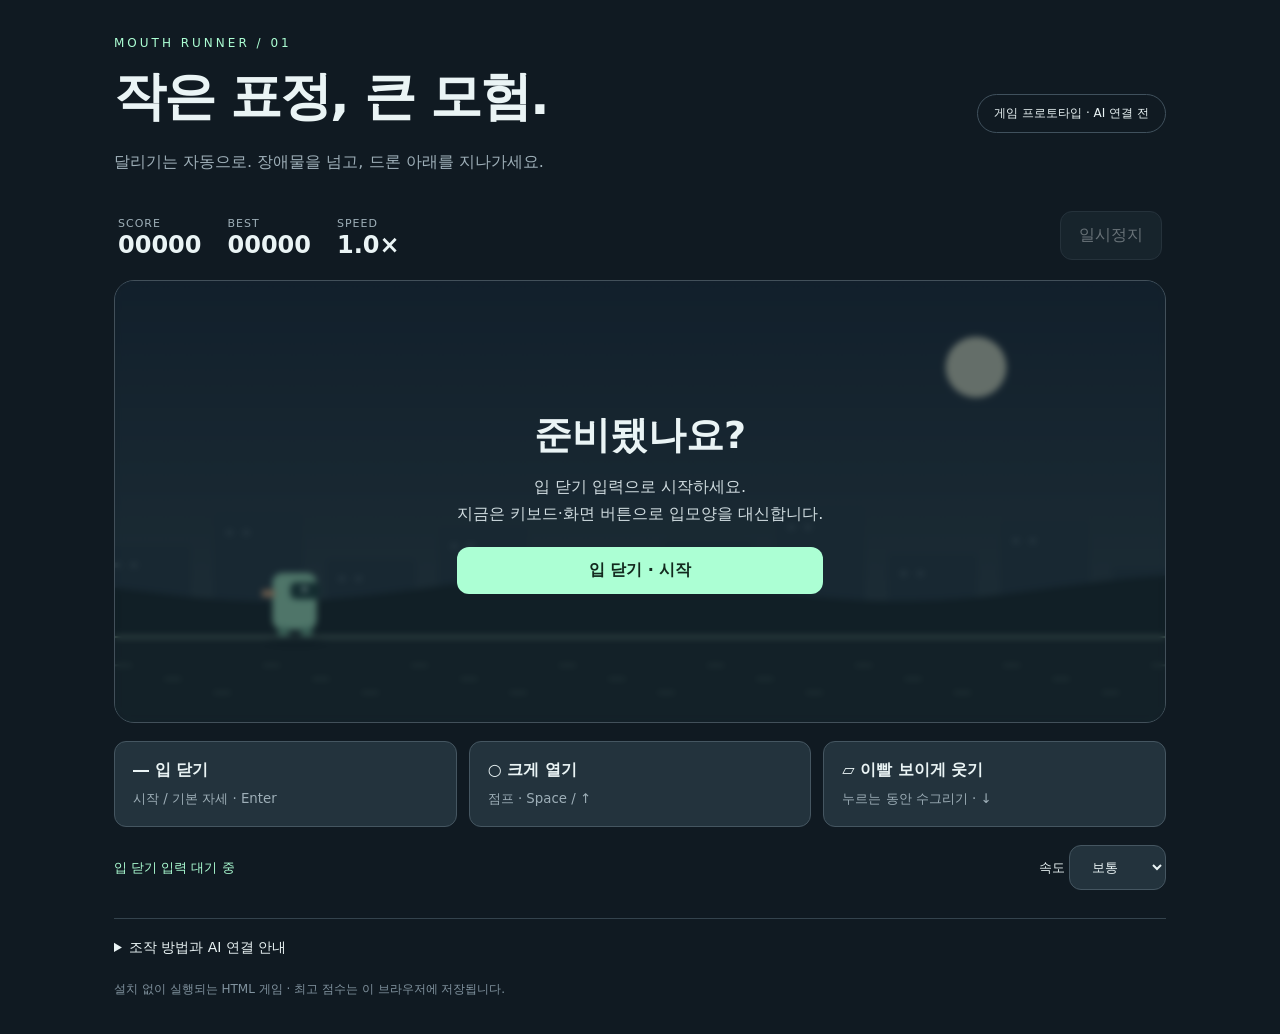
<file: index.html>
<!doctype html>
<html lang="ko">
<meta charset="utf-8"><meta name="viewport" content="width=device-width,initial-scale=1">
<title>Mouth Runner · 입모양으로 달리는 작은 모험</title>
<style>
:root{color-scheme:dark;--ink:#eaf4f5;--muted:#9eafb8;--mint:#acffd4}*{box-sizing:border-box}body{margin:0;background:#101a22;color:var(--ink);font-family:system-ui,-apple-system,sans-serif}main{max-width:1100px;margin:auto;padding:36px 24px}header{display:flex;justify-content:space-between;align-items:center;gap:20px}.brand{letter-spacing:3px;font-size:12px;color:var(--mint)}h1{font-size:clamp(30px,5vw,52px);letter-spacing:-2px;margin:12px 0}p{color:var(--muted);line-height:1.7}.tag{border:1px solid #40515d;border-radius:30px;padding:10px 16px;white-space:nowrap;font-size:12px}.hud{display:flex;gap:26px;padding:20px 4px;align-items:center}.hud span{color:var(--muted);font-size:11px;letter-spacing:1px}.hud strong{display:block;font-size:24px;font-variant-numeric:tabular-nums}.hud .right{margin-left:auto}button,select{font:inherit;color:inherit;background:#23333d;border:1px solid #455661;border-radius:12px;padding:13px 18px;cursor:pointer}button:hover{background:#354a55}button:focus-visible,select:focus-visible{outline:3px solid var(--mint);outline-offset:3px}button:disabled{opacity:.4;cursor:default}.stage{position:relative;border:1px solid #42505a;border-radius:20px;overflow:hidden;background:#1b2c38}canvas{display:block;width:100%;aspect-ratio:1000/420}.overlay{position:absolute;inset:0;display:grid;place-content:center;text-align:center;padding:20px;background:#101a2299;backdrop-filter:blur(3px)}.overlay[hidden]{display:none}.overlay h2{font-size:clamp(22px,4vw,38px);margin:0 0 12px}.overlay p{color:#d0dce0;margin:0 0 20px}.primary{background:var(--mint);color:#13291e;border:0;font-weight:750}.primary:hover{background:#d2ffe7}.controls{display:grid;grid-template-columns:repeat(3,1fr);gap:12px;margin:18px 0}.controls button{text-align:left;touch-action:none;user-select:none;min-height:86px}.controls b{display:block;margin-bottom:7px}.controls small{color:var(--muted)}.controls button.active{border-color:var(--mint);background:#294b40}.foot{display:flex;justify-content:space-between;gap:14px;align-items:center;font-size:13px}.status{color:var(--mint)}details{margin-top:28px;border-top:1px solid #34434d;padding-top:20px;color:var(--muted);font-size:14px}summary{cursor:pointer;color:var(--ink)}details p{max-width:850px}kbd{background:#34454f;border-radius:4px;padding:2px 5px}footer{margin-top:24px;color:#81939f;font-size:12px} @media(max-width:600px){main{padding:22px 14px}header{align-items:flex-start}.tag{display:none}.hud{gap:15px}.hud strong{font-size:20px}.hud button{padding:10px}.controls{gap:6px}.controls button{padding:12px 8px;font-size:13px}.controls small{font-size:11px}.foot{align-items:flex-start;flex-direction:column}.overlay p{font-size:12px;margin-bottom:12px}.overlay h2{margin-bottom:6px}.overlay button{padding:10px}}
</style>
<main>
<header><div><div class="brand">MOUTH RUNNER / 01</div><h1>작은 표정, 큰 모험.</h1><p>달리기는 자동으로. 장애물을 넘고, 드론 아래를 지나가세요.</p></div><span class="tag">게임 프로토타입 · AI 연결 전</span></header>
<div class="hud"><div><span>SCORE</span><strong id="score">00000</strong></div><div><span>BEST</span><strong id="best">00000</strong></div><div><span>SPEED</span><strong id="speed">1.0×</strong></div><button class="right" id="pause" disabled>일시정지</button></div>
<div class="stage"><canvas id="game" width="1000" height="420" aria-label="자동 달리기 게임. 지상 장애물은 점프로, 공중 드론은 수그리기로 피하세요."></canvas><div class="overlay" id="overlay"><h2 id="title">준비됐나요?</h2><p id="message">입 닫기 입력으로 시작하세요.<br>지금은 키보드·화면 버튼으로 입모양을 대신합니다.</p><button class="primary" id="start">입 닫기 · 시작</button></div></div>
<div class="controls"><button id="closed"><b>― 입 닫기</b><small>시작 / 기본 자세 · Enter</small></button><button id="open"><b>○ 크게 열기</b><small>점프 · Space / ↑</small></button><button id="smile"><b>▱ 이빨 보이게 웃기</b><small>누르는 동안 수그리기 · ↓</small></button></div>
<div class="foot"><span class="status" id="status" role="status">입 닫기 입력 대기 중</span><label>속도 <select id="difficulty"><option value="240">천천히</option><option value="300" selected>보통</option></select></label></div>
<details><summary>조작 방법과 AI 연결 안내</summary><p>지상 상자는 <b>점프</b>, 공중 드론은 <b>수그리기</b>로 피합니다. 점프 버튼은 한 번 누르면 한 번만 점프하고, 수그리기는 누르는 동안 유지됩니다. 충돌하면 게임이 끝나며 입 닫기 입력으로 다시 시작합니다. <kbd>P</kbd>로 일시정지할 수 있습니다.</p><p>입모양 매핑은 ‘입 닫기 → 기본 자세·시작’, ‘입 크게 열기 → 점프’, ‘이빨이 보이도록 입꼬리 올리기 → 수그리기’입니다. 현재는 CNN과 웹캠이 연결되지 않았습니다. 학습한 모델을 연결할 때 사용할 입력 인터페이스는 동봉된 README에 정리했습니다.</p></details>
<footer>설치 없이 실행되는 HTML 게임 · 최고 점수는 이 브라우저에 저장됩니다.</footer>
</main>
<script>
'use strict';
const canvas=document.getElementById('game'),ctx=canvas.getContext('2d');
const $=id=>document.getElementById(id);
const ground=338, player={x:150,y:ground,v:0,w:42,h:60};
let state='ready',elapsed=0,distance=0,obstacles=[],spawnIn=2.5,pose='closed',last=0,best=0,base=300,kind=0;
let aiCandidate='',aiSince=0,aiLast=0,aiActive=false;
try{best=Number(localStorage.getItem('mouth-runner-best'))||0}catch{}
$('best').textContent=String(best).padStart(5,'0');
function display(title,message,button){$('overlay').hidden=false;$('title').textContent=title;$('message').textContent=message;$('start').textContent=button;}
function updateHUD(){ $('score').textContent=String(Math.floor(distance/10)).padStart(5,'0');$('speed').textContent=(velocity()/base).toFixed(1)+'×'; }
function velocity(){return Math.min(base+elapsed*2,base+140)}
function reset(){elapsed=distance=0;obstacles=[];spawnIn=2.5;kind=0;player.y=ground;player.v=0;pose='closed';state='running';$('overlay').hidden=true;$('pause').disabled=false;$('pause').textContent='일시정지';$('difficulty').disabled=true;updateHUD();}
function input(value){if(!['closed','open','smile'].includes(value))return;const prev=pose;pose=value;document.querySelectorAll('.controls button').forEach(b=>b.classList.toggle('active',b.id===value));
 if(state==='ready'||state==='over'){if(value==='closed')reset();else return;}
 if(state!=='running')return;
 if(value==='open'&&prev!=='open'&&player.y>=ground-.01){player.v=-640;}
 $('status').textContent=value==='open'?'크게 열기 → 점프':value==='smile'?'이빨 보이게 웃기 → 수그리기':'입 닫기 → 자동 달리기';
}
function pause(){if(state==='running'){state='paused';pose='closed';display('잠깐 쉬어가기','준비되면 이어서 달려보세요.','계속 달리기');$('pause').textContent='계속';}else if(state==='paused'){state='running';$('overlay').hidden=true;$('pause').textContent='일시정지';}}
function finish(){state='over';best=Math.max(best,Math.floor(distance/10));try{localStorage.setItem('mouth-runner-best',best)}catch{}$('best').textContent=String(best).padStart(5,'0');$('pause').disabled=true;$('difficulty').disabled=false;$('status').textContent='충돌! 입 닫기로 다시 시작';display('다시 달려볼까요?',Math.floor(distance/10)+'점 · 지상은 점프, 공중은 수그리기!','입 닫기 · 다시 시작');}
function rect(){const h=pose==='smile'?28:60;return{x:player.x+4,y:player.y-h+3,w:player.w-8,h:h-6};}
function overlaps(a,b){return a.x<b.x+b.w&&a.x+a.w>b.x&&a.y<b.y+b.h&&a.y+a.h>b.y;}
function step(dt){if(state!=='running')return;elapsed+=dt;const speed=velocity();distance+=speed*dt;
 player.v+=1650*dt;player.y+=player.v*dt;if(player.y>ground){player.y=ground;player.v=0;}
 spawnIn-=dt;if(spawnIn<=0){const drone=kind++%2===1;obstacles.push({x:1040,y:drone?ground-76:ground-46,w:drone?66:36,h:drone?38:46,drone});spawnIn=2.1+Math.random()*.55;}
 for(const o of obstacles){o.x-=speed*dt;if(overlaps(rect(),{x:o.x+4,y:o.y+3,w:o.w-8,h:o.h-6})){finish();break;}}
 obstacles=obstacles.filter(o=>o.x+o.w>0);updateHUD();}
function round(x,y,w,h,r,color){ctx.fillStyle=color;ctx.beginPath();ctx.roundRect(x,y,w,h,r);ctx.fill();}
function draw(){ctx.clearRect(0,0,1000,420);const sky=ctx.createLinearGradient(0,0,0,420);sky.addColorStop(0,'#172b3c');sky.addColorStop(1,'#39545b');ctx.fillStyle=sky;ctx.fillRect(0,0,1000,420);
 ctx.fillStyle='#e4eed4';ctx.beginPath();ctx.arc(820,82,29,0,Math.PI*2);ctx.fill();
 for(let i=0;i<12;i++){const x=((i*107-distance*.09)%1240+1240)%1240-120;const h=55+(i*31)%75;round(x,ground-h,85,h,3,'#263f4c');ctx.fillStyle='#47616a';ctx.fillRect(x+12,ground-h+16,6,5);ctx.fillRect(x+28,ground-h+16,6,5);}
 ctx.fillStyle='#14282d';ctx.beginPath();ctx.moveTo(0,ground);for(let x=0;x<=1000;x+=20)ctx.lineTo(x,292+Math.sin((x+distance*.2)/95)*13);ctx.lineTo(1000,420);ctx.lineTo(0,420);ctx.fill();
 ctx.fillStyle='#192d32';ctx.fillRect(0,ground,1000,82);ctx.fillStyle='#94baa3';ctx.fillRect(0,ground,1000,2);for(let i=0;i<30;i++){ctx.fillStyle='#48645f';ctx.fillRect(((i*47-distance)%1410+1410)%1410,365+(i%3)*13,16,2);}
 for(const o of obstacles){if(o.drone){round(o.x,o.y+8,o.w,o.h-10,10,'#efbe84');round(o.x+14,o.y+15,36,10,5,'#704f47');ctx.fillStyle='#ffe3a5';ctx.fillRect(o.x+27,o.y+18,12,4);ctx.fillStyle='#e2c7a9';ctx.fillRect(o.x-6,o.y,28,3);ctx.fillRect(o.x+44,o.y,28,3);}else{round(o.x,o.y,o.w,o.h,5,'#e8a18b');ctx.strokeStyle='#994e4f';ctx.lineWidth=3;ctx.strokeRect(o.x+7,o.y+7,o.w-14,o.h-14);}}
 const duck=pose==='smile',h=duck?28:60,w=duck?54:42,x=player.x,y=player.y-h;
 ctx.fillStyle='#0c1d2466';ctx.beginPath();ctx.ellipse(x+22,ground+5,30,5,0,0,Math.PI*2);ctx.fill();
 round(x,y,w,h-6,9,'#aeffd4');round(x+17,y+9,duck?30:28,16,5,'#1c4946');ctx.fillStyle='#d4fff4';ctx.fillRect(x+28,y+13,5,5);ctx.fillStyle='#efbd8c';ctx.fillRect(x-10,y+16,12,7);
 const stride=state==='running'&&player.y===ground?Math.sin(elapsed*22)*5:0;round(x+5,y+h-8,11,8+stride,2,'#70be9c');round(x+27,y+h-8,11,8-stride,2,'#70be9c');
 if(state==='running'&&obstacles.length){const o=obstacles[0];ctx.fillStyle='#e4eee7';ctx.font='16px system-ui';ctx.textAlign='center';ctx.fillText(o.drone?'↓ 수그리기':'↑ 점프',o.x+o.w/2,o.y-18);}
}
function frame(t){const dt=Math.min((t-last)/1000||0,0.05);last=t;if(aiActive&&performance.now()-aiLast>700){aiActive=false;aiCandidate='';if(state==='running')pause();$('status').textContent='입모양 신호 없음 · 일시정지';}let remain=dt;while(remain>0){const d=Math.min(remain,1/120);step(d);remain-=d;}draw();requestAnimationFrame(frame);}
$('start').onclick=()=>state==='paused'?pause():input('closed');$('pause').onclick=pause;
$('difficulty').onchange=e=>{base=Number(e.target.value);};
const keys=new Map([['Enter','closed'],['Space','open'],['ArrowUp','open'],['ArrowDown','smile']]);
addEventListener('keydown',e=>{if(e.target.tagName==='SELECT'||e.target.tagName==='BUTTON')return;if(keys.has(e.code)){e.preventDefault();if(!e.repeat)input(keys.get(e.code));}if(e.code==='KeyP'&&!e.repeat)pause();});
addEventListener('keyup',e=>{if(keys.get(e.code)===pose&&state==='running'){e.preventDefault();input('closed');}});
for(const id of ['closed','open','smile']){const b=$(id);b.addEventListener('pointerdown',e=>{e.preventDefault();b.setPointerCapture(e.pointerId);input(id);});for(const event of ['pointerup','pointercancel','lostpointercapture'])b.addEventListener(event,()=>{if(state==='running'&&pose===id)input('closed');});b.addEventListener('click',e=>{if(e.detail===0){input(id);if(id==='open')input('closed');}});}
document.addEventListener('visibilitychange',()=>{if(document.hidden&&state==='running')pause();});addEventListener('blur',()=>{if(state==='running')pause();});
// Call repeatedly with CNN classifications. No model or camera is bundled.
window.MouthRunner={setPose(label,confidence=1){const now=performance.now();if(!['closed','open','smile'].includes(label)||!Number.isFinite(confidence)||confidence<0.8)return;aiLast=now;aiActive=true;if(aiCandidate!==label){aiCandidate=label;aiSince=now;return;}if(now-aiSince>=120&&(pose!==label||state==='ready'||state==='over'))input(label);},pause(){if(state==='running')pause();},getState(){return{state,pose,score:Math.floor(distance/10)};}};
requestAnimationFrame(frame);
</script>
</html>
</file>
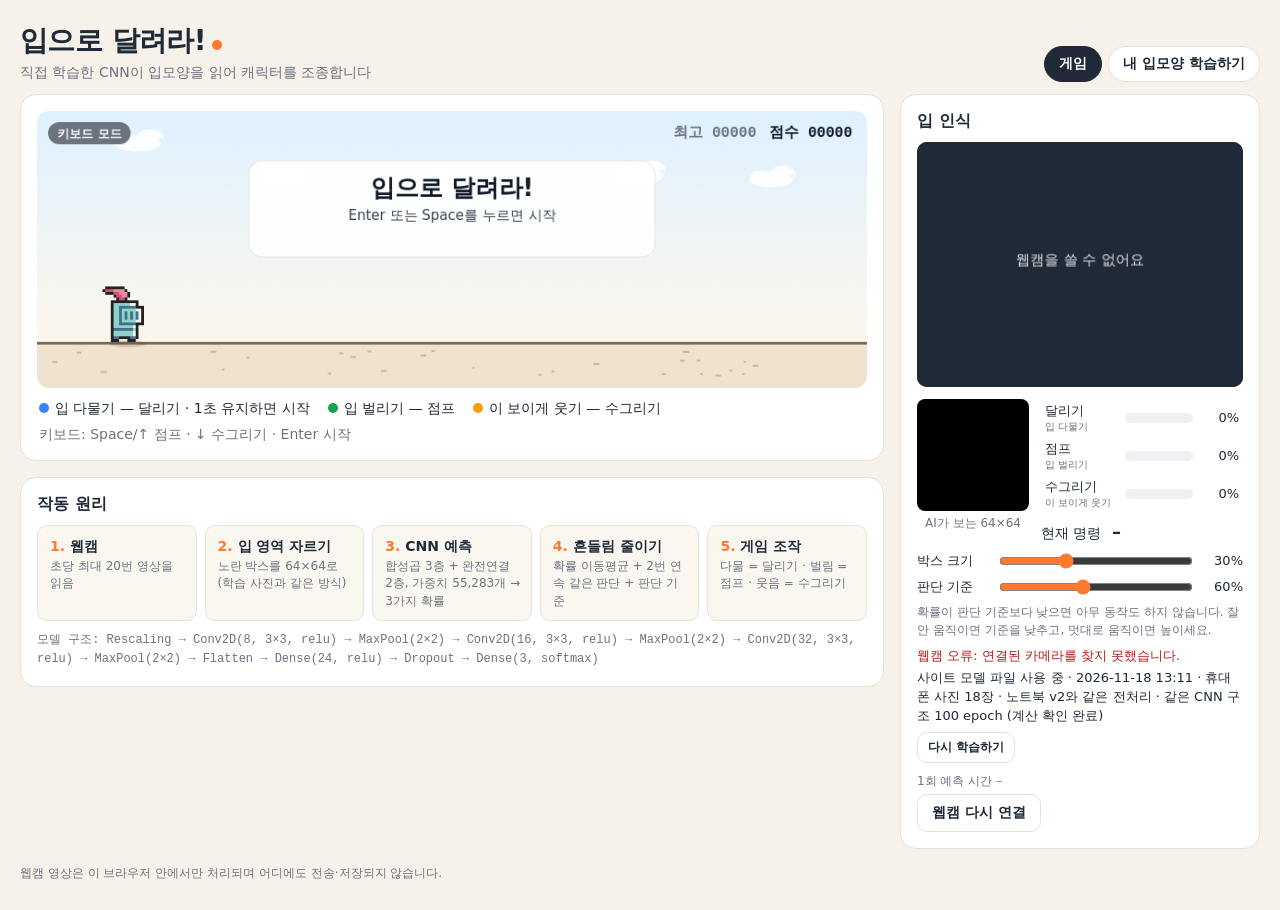
<file: mouth-runner/index.html>
<!doctype html>
<html lang="ko">
<head>
  <meta charset="utf-8">
  <meta name="viewport" content="width=device-width, initial-scale=1">
  <title>입으로 달려라! — 입모양 CNN 러닝 게임</title>
  <meta name="description" content="입모양을 직접 학습한 CNN으로 인식해 조종하는 횡스크롤 러닝 게임">
  <link rel="icon" href="data:image/svg+xml,%3Csvg xmlns='http://www.w3.org/2000/svg' viewBox='0 0 32 32'%3E%3Ccircle cx='16' cy='16' r='14' fill='%23ff8a3d'/%3E%3Cellipse cx='16' cy='20' rx='5' ry='6' fill='%235b1a12'/%3E%3C/svg%3E">
  <link rel="stylesheet" href="css/style.css">
</head>
<body>
  <header class="top">
    <div class="brand">
      <h1>입으로 달려라!</h1>
      <p>직접 학습한 CNN이 입모양을 읽어 캐릭터를 조종합니다</p>
    </div>
    <nav>
      <a href="index.html" class="on">게임</a>
      <a href="collect.html">내 입모양 학습하기</a>
    </nav>
  </header>

  <main class="layout">
    <div class="col">
      <section class="card stage">
        <canvas id="game" aria-label="게임 화면"></canvas>
        <ul class="legend">
          <li><b class="dot run"></b>입 다물기 — 달리기 · 1초 유지하면 시작</li>
          <li><b class="dot jump"></b>입 벌리기 — 점프</li>
          <li><b class="dot duck"></b>이 보이게 웃기 — 수그리기</li>
          <li class="keys">키보드: Space/↑ 점프 · ↓ 수그리기 · Enter 시작</li>
        </ul>
      </section>

      <section class="card how">
        <h2>작동 원리</h2>
        <ol class="flow">
          <li><b>웹캠</b><span>초당 최대 20번 영상을 읽음</span></li>
          <li><b>입 영역 자르기</b><span>노란 박스를 64×64로 (학습 사진과 같은 방식)</span></li>
          <li><b>CNN 예측</b><span id="archShort">모델을 넣으면 표시됩니다</span></li>
          <li><b>흔들림 줄이기</b><span>확률 이동평균 + 2번 연속 같은 판단 + 판단 기준</span></li>
          <li><b>게임 조작</b><span>다묾 = 달리기 · 벌림 = 점프 · 웃음 = 수그리기</span></li>
        </ol>
        <p class="arch" id="archDetail"></p>
      </section>
    </div>

    <aside class="card panel">
      <h2>입 인식</h2>
      <canvas id="preview" width="320" height="240" aria-label="웹캠 미리보기"></canvas>
      <div class="ai-row">
        <figure>
          <canvas id="aiview" width="128" height="128" aria-label="CNN 입력"></canvas>
          <figcaption>AI가 보는 64×64</figcaption>
        </figure>
        <div class="ai-side">
          <div id="bars"></div>
          <div class="command">현재 명령 <strong id="cmd">–</strong></div>
        </div>
      </div>
      <label class="slider">박스 크기
        <input id="boxSize" type="range" min="0.15" max="0.6" step="0.01">
        <output id="boxSizeOut"></output>
      </label>
      <label class="slider">판단 기준
        <input id="threshold" type="range" min="0.34" max="0.95" step="0.01">
        <output id="thresholdOut"></output>
      </label>
      <p class="hint">확률이 판단 기준보다 낮으면 아무 동작도 하지 않습니다. 잘 안 움직이면 기준을 낮추고, 멋대로 움직이면 높이세요.</p>
      <p class="status" id="camStatus">웹캠 연결 중…</p>
      <p class="status" id="modelStatus"></p>
      <div class="model-actions" id="modelActions"></div>
      <p class="status small">1회 예측 시간 <span id="infer">–</span></p>
      <button id="camBtn" type="button">웹캠 다시 연결</button>
    </aside>
  </main>

  <footer>웹캠 영상은 이 브라우저 안에서만 처리되며 어디에도 전송·저장되지 않습니다.</footer>

  <script src="model/mouth_model.js"></script>
  <script src="js/cnn.js"></script>
  <script src="js/mouth-cam.js"></script>
  <script src="js/game.js"></script>
</body>
</html>
</file>
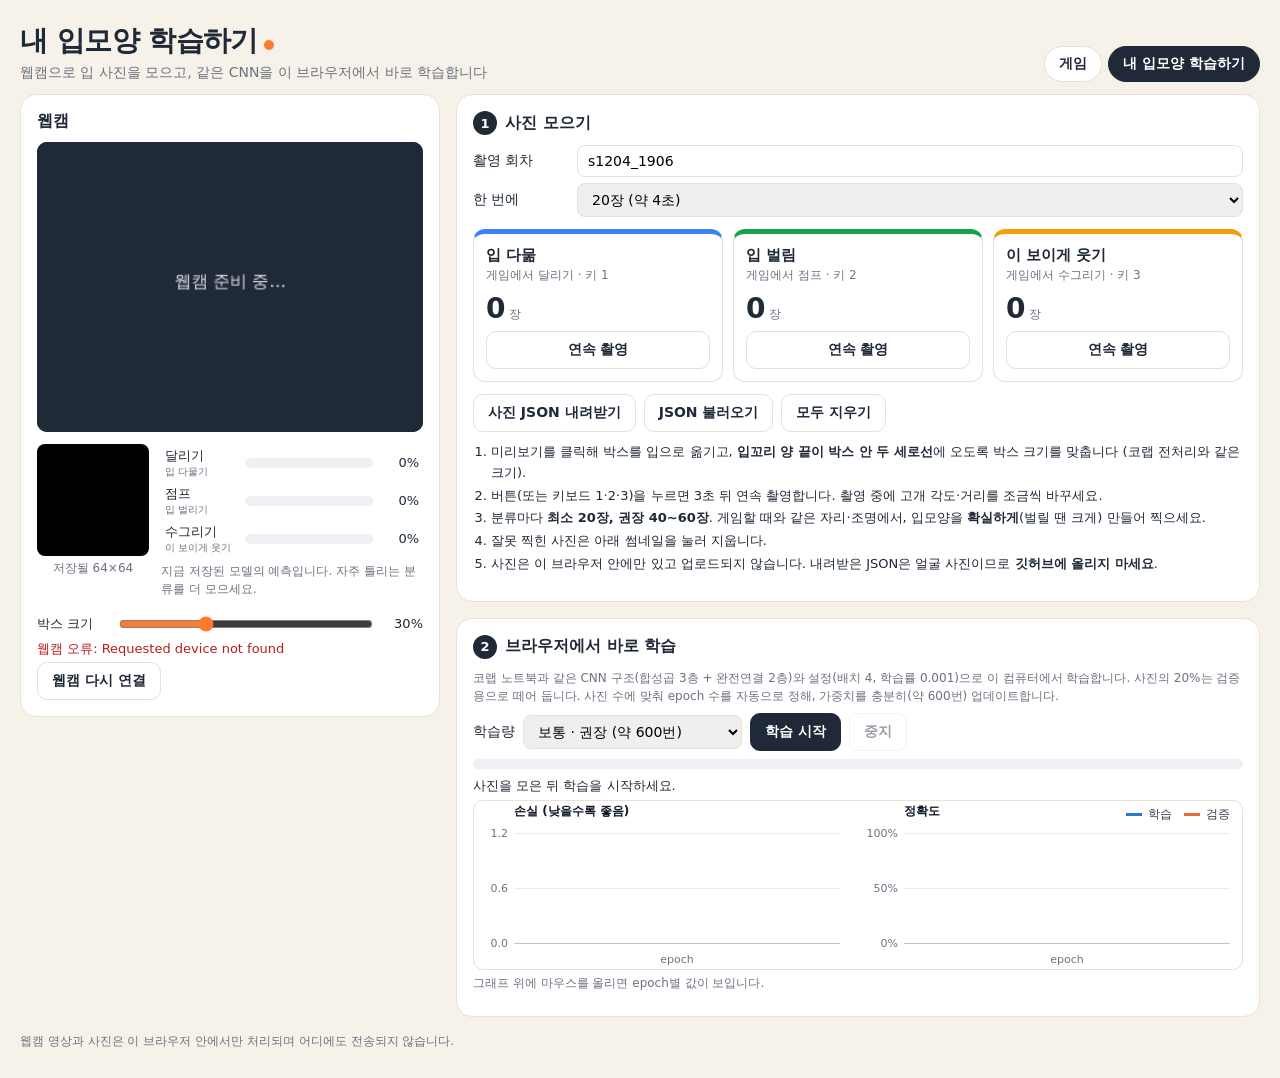
<file: mouth-runner/collect.html>
<!doctype html>
<html lang="ko">
<head>
  <meta charset="utf-8">
  <meta name="viewport" content="width=device-width, initial-scale=1">
  <title>내 입모양 학습하기 — 입으로 달려라!</title>
  <link rel="icon" href="data:image/svg+xml,%3Csvg xmlns='http://www.w3.org/2000/svg' viewBox='0 0 32 32'%3E%3Ccircle cx='16' cy='16' r='14' fill='%23ff8a3d'/%3E%3Cellipse cx='16' cy='20' rx='5' ry='6' fill='%235b1a12'/%3E%3C/svg%3E">
  <link rel="stylesheet" href="css/style.css">
</head>
<body>
  <header class="top">
    <div class="brand">
      <h1>내 입모양 학습하기</h1>
      <p>웹캠으로 입 사진을 모으고, 같은 CNN을 이 브라우저에서 바로 학습합니다</p>
    </div>
    <nav>
      <a href="index.html">게임</a>
      <a href="collect.html" class="on">내 입모양 학습하기</a>
    </nav>
  </header>

  <main class="layout collect-layout">
    <aside class="card panel">
      <h2>웹캠</h2>
      <canvas id="preview" width="320" height="240" aria-label="웹캠 미리보기"></canvas>
      <div class="ai-row">
        <figure>
          <canvas id="aiview" width="128" height="128" aria-label="저장될 사진"></canvas>
          <figcaption>저장될 64×64</figcaption>
        </figure>
        <div class="ai-side">
          <div id="bars"></div>
          <p class="hint" id="barsHint"></p>
        </div>
      </div>
      <label class="slider">박스 크기
        <input id="boxSize" type="range" min="0.15" max="0.6" step="0.01">
        <output id="boxSizeOut"></output>
      </label>
      <p class="status" id="camStatus">웹캠 연결 중…</p>
      <button id="camBtn" type="button">웹캠 다시 연결</button>
    </aside>

    <div class="col">
      <section class="card">
        <h2 class="step-title"><span class="num">1</span>사진 모으기</h2>
        <div class="field"><span>촬영 회차</span><input id="session" maxlength="24"></div>
        <div class="field"><span>한 번에</span>
          <select id="batch">
            <option value="10">10장 (약 2초)</option>
            <option value="20" selected>20장 (약 4초)</option>
            <option value="40">40장 (약 8초)</option>
          </select>
        </div>

        <div class="class-grid" id="classGrid"></div>

        <div class="toolbar">
          <button id="download" type="button">사진 JSON 내려받기</button>
          <button id="loadJson" type="button">JSON 불러오기</button>
          <input id="loadFile" type="file" accept=".json,application/json" multiple hidden>
          <button id="clear" type="button">모두 지우기</button>
          <span class="status" id="saveStatus"></span>
        </div>

        <ol class="guide">
          <li>미리보기를 클릭해 박스를 입으로 옮기고, <b>입꼬리 양 끝이 박스 안 두 세로선</b>에 오도록 박스 크기를 맞춥니다 (코랩 전처리와 같은 크기).</li>
          <li>버튼(또는 키보드 1·2·3)을 누르면 3초 뒤 연속 촬영합니다. 촬영 중에 고개 각도·거리를 조금씩 바꾸세요.</li>
          <li>분류마다 <b>최소 20장, 권장 40~60장</b>. 게임할 때와 같은 자리·조명에서, 입모양을 <b>확실하게</b>(벌릴 땐 크게) 만들어 찍으세요.</li>
          <li>잘못 찍힌 사진은 아래 썸네일을 눌러 지웁니다.</li>
          <li>사진은 이 브라우저 안에만 있고 업로드되지 않습니다. 내려받은 JSON은 얼굴 사진이므로 <b>깃허브에 올리지 마세요</b>.</li>
        </ol>

        <div class="thumbs" id="thumbs"></div>
      </section>

      <section class="card">
        <h2 class="step-title"><span class="num">2</span>브라우저에서 바로 학습</h2>
        <p class="hint">코랩 노트북과 같은 CNN 구조(합성곱 3층 + 완전연결 2층)와 설정(배치 4, 학습률 0.001)으로 이 컴퓨터에서 학습합니다. 사진의 20%는 검증용으로 떼어 둡니다. 사진 수에 맞춰 epoch 수를 자동으로 정해, 가중치를 충분히(약 600번) 업데이트합니다.</p>
        <div class="train-row">
          <label>학습량
            <select id="amount">
              <option value="300">빠르게 (업데이트 약 300번)</option>
              <option value="600" selected>보통 · 권장 (약 600번)</option>
              <option value="1200">오래 (약 1,200번)</option>
            </select>
          </label>
          <button class="primary" id="trainBtn" type="button">학습 시작</button>
          <button id="stopBtn" type="button" disabled>중지</button>
        </div>
        <div class="progress"><span id="trainBar"></span></div>
        <p class="status" id="trainStatus">사진을 모은 뒤 학습을 시작하세요.</p>
        <canvas id="trainChart" width="760" height="170" aria-label="학습 곡선"></canvas>
        <p class="hint" id="chartHover">그래프 위에 마우스를 올리면 epoch별 값이 보입니다.</p>

        <div class="done-box" id="doneBox" hidden>
          <p class="status" id="doneText"></p>
          <div id="confusion"></div>
          <p class="status" id="perClass"></p>
          <div class="toolbar">
            <button class="primary" id="useModel" type="button">이 모델로 게임하기</button>
            <button id="downloadModel" type="button">mouth_model.js 내려받기</button>
          </div>
          <p class="hint">"이 모델로 게임하기"는 이 브라우저에만 모델을 저장합니다. 깃허브 사이트에 올려 다른 컴퓨터에서도 쓰려면 mouth_model.js를 내려받아 저장소의 model 폴더에 덮어쓰세요.</p>
        </div>
      </section>
    </div>
  </main>

  <footer>웹캠 영상과 사진은 이 브라우저 안에서만 처리되며 어디에도 전송되지 않습니다.</footer>

  <script src="model/mouth_model.js"></script>
  <script src="js/cnn.js"></script>
  <script src="js/mouth-cam.js"></script>
  <script src="js/train.js"></script>
  <script src="js/collect.js"></script>
</body>
</html>
</file>
<file: mouth-runner/css/style.css>
:root {
  --bg: #f6f2ea;
  --card: #ffffff;
  --line: #e7e1d6;
  --ink: #1f2937;
  --muted: #6b7280;
  --accent: #ff7a2f;
  --run: #3b82f6;
  --jump: #16a34a;
  --duck: #f59e0b;
  --warn: #b91c1c;
  font-family: system-ui, -apple-system, "Apple SD Gothic Neo", "Malgun Gothic", "Noto Sans KR", sans-serif;
  color: var(--ink);
  background: var(--bg);
}

* { box-sizing: border-box; }
body { margin: 0; min-height: 100vh; }

.top {
  display: flex;
  align-items: flex-end;
  justify-content: space-between;
  gap: 16px;
  flex-wrap: wrap;
  max-width: 1320px;
  margin: 0 auto;
  padding: 22px 20px 12px;
}
.brand h1 { margin: 0; font-size: 28px; letter-spacing: -0.02em; }
.brand h1::after { content: ""; display: inline-block; width: 10px; height: 10px; margin-left: 6px; border-radius: 50%; background: var(--accent); }
.brand p { margin: 4px 0 0; color: var(--muted); font-size: 14px; }
nav { display: flex; gap: 6px; }
nav a {
  padding: 8px 14px;
  border-radius: 999px;
  color: var(--ink);
  text-decoration: none;
  font-weight: 600;
  font-size: 14px;
  border: 1px solid var(--line);
  background: var(--card);
}
nav a.on { background: var(--ink); color: #fff; border-color: var(--ink); }

.layout {
  display: grid;
  grid-template-columns: minmax(0, 1fr) 360px;
  gap: 16px;
  max-width: 1320px;
  margin: 0 auto;
  padding: 0 20px 16px;
  align-items: start;
}
@media (max-width: 1000px) { .layout { grid-template-columns: 1fr; } }
.col { display: grid; gap: 16px; min-width: 0; }

.flow {
  display: grid;
  grid-template-columns: repeat(5, 1fr);
  gap: 8px;
  margin: 0;
  padding: 0;
  list-style: none;
  counter-reset: step;
}
@media (max-width: 760px) { .flow { grid-template-columns: 1fr; } }
.flow li {
  position: relative;
  padding: 10px 10px 10px 12px;
  border-radius: 10px;
  background: #faf7f1;
  border: 1px solid var(--line);
  font-size: 12px;
  line-height: 1.45;
  counter-increment: step;
}
.flow li b { display: block; font-size: 14px; margin-bottom: 2px; }
.flow li b::before { content: counter(step) ". "; color: var(--accent); }
.flow li span { color: var(--muted); }
.arch {
  margin: 10px 0 0;
  font-size: 12px;
  color: var(--muted);
  font-family: ui-monospace, SFMono-Regular, Menlo, Consolas, monospace;
  line-height: 1.6;
  word-break: keep-all;
}

.card {
  background: var(--card);
  border: 1px solid var(--line);
  border-radius: 16px;
  padding: 16px;
}
.card h2 { margin: 0 0 10px; font-size: 16px; }

#game {
  display: block;
  width: 100%;
  aspect-ratio: 3 / 1;
  border-radius: 12px;
  background: #fdf7ec;
  touch-action: manipulation;
}

.legend {
  display: flex;
  flex-wrap: wrap;
  gap: 8px 18px;
  margin: 12px 2px 0;
  padding: 0;
  list-style: none;
  font-size: 14px;
}
.legend .keys { color: var(--muted); }
.dot { display: inline-block; width: 10px; height: 10px; border-radius: 50%; margin-right: 6px; vertical-align: 0; }
.dot.run { background: var(--run); }
.dot.jump { background: var(--jump); }
.dot.duck { background: var(--duck); }

#preview {
  display: block;
  width: 100%;
  border-radius: 10px;
  background: #1f2937;
  cursor: crosshair;
}

.ai-row { display: flex; gap: 12px; margin: 12px 0 8px; align-items: flex-start; }
.ai-row figure { margin: 0; text-align: center; }
#aiview {
  width: 112px;
  height: 112px;
  image-rendering: pixelated;
  border-radius: 8px;
  background: #000;
  display: block;
}
figcaption { font-size: 12px; color: var(--muted); margin-top: 4px; }
.ai-side { flex: 1; min-width: 0; }

.bar-row {
  display: grid;
  grid-template-columns: 74px 1fr 40px;
  gap: 6px;
  align-items: center;
  font-size: 13px;
  padding: 3px 4px;
  border-radius: 6px;
}
.bar-row.active { background: #f3f4f6; font-weight: 700; }
.bar-label small { display: block; font-size: 10px; color: var(--muted); font-weight: 400; }
.bar-track { height: 10px; background: #eef0f3; border-radius: 5px; overflow: hidden; }
.bar-fill { display: block; height: 100%; width: 0; border-radius: 5px; transition: width 80ms linear; }
.bar-value { text-align: right; font-variant-numeric: tabular-nums; }
.command { margin-top: 8px; font-size: 14px; }
.command strong { font-size: 18px; margin-left: 6px; }

.slider {
  display: grid;
  grid-template-columns: 72px 1fr 44px;
  align-items: center;
  gap: 8px;
  font-size: 13px;
  margin: 6px 0;
}
.slider output { text-align: right; font-variant-numeric: tabular-nums; }
input[type="range"] { width: 100%; accent-color: var(--accent); }

.hint { font-size: 12px; color: var(--muted); margin: 4px 0 8px; line-height: 1.5; }
.status { font-size: 13px; margin: 4px 0; line-height: 1.45; }
.status.small { color: var(--muted); font-size: 12px; }
.status.warn { color: var(--warn); }

button {
  font: inherit;
  font-size: 14px;
  font-weight: 600;
  padding: 9px 14px;
  border-radius: 10px;
  border: 1px solid var(--line);
  background: #fff;
  color: var(--ink);
  cursor: pointer;
}
button:hover { border-color: #cfc6b6; }
button:disabled { opacity: 0.45; cursor: not-allowed; }
button.primary { background: var(--ink); color: #fff; border-color: var(--ink); }

footer {
  max-width: 1320px;
  margin: 0 auto;
  padding: 0 20px 28px;
  font-size: 12px;
  color: var(--muted);
}

/* ---------- 데이터 수집 페이지 ---------- */
.collect-layout { grid-template-columns: 420px minmax(0, 1fr); }
@media (max-width: 1000px) { .collect-layout { grid-template-columns: 1fr; } }
.field { display: grid; grid-template-columns: 96px 1fr; gap: 8px; align-items: center; margin: 6px 0; font-size: 14px; }
.field input, .field select { font: inherit; padding: 7px 10px; border: 1px solid var(--line); border-radius: 8px; }
.class-grid { display: grid; grid-template-columns: repeat(3, 1fr); gap: 10px; margin: 12px 0; }
@media (max-width: 640px) { .class-grid { grid-template-columns: 1fr; } }
.class-card { border: 1px solid var(--line); border-radius: 12px; padding: 12px; border-top: 5px solid var(--c); }
.class-card h3 { margin: 0; font-size: 15px; }
.class-card p { margin: 2px 0 8px; font-size: 12px; color: var(--muted); }
.class-card .count { font-size: 28px; font-weight: 800; font-variant-numeric: tabular-nums; }
.class-card .count small { font-size: 12px; color: var(--muted); font-weight: 500; }
.class-card button { width: 100%; margin-top: 6px; }
.toolbar { display: flex; flex-wrap: wrap; gap: 8px; align-items: center; margin: 10px 0; }
.thumbs { display: grid; grid-template-columns: repeat(auto-fill, minmax(56px, 1fr)); gap: 6px; margin-top: 10px; }
.thumbs img { width: 100%; aspect-ratio: 1; image-rendering: pixelated; border-radius: 6px; border: 3px solid var(--c); cursor: pointer; }
.thumbs img:hover { opacity: 0.6; }
.guide { font-size: 13px; line-height: 1.6; padding-left: 18px; margin: 8px 0 0; }
.guide li { margin: 2px 0; }

.model-actions { display: flex; flex-wrap: wrap; gap: 6px; margin: 6px 0 10px; }
.model-actions button, .button-link { font-size: 12px; padding: 6px 10px; }
.button-link {
  display: inline-block;
  border-radius: 10px;
  border: 1px solid var(--line);
  background: #fff;
  color: var(--ink);
  font-weight: 600;
  text-decoration: none;
}
.button-link.primary { background: var(--accent); border-color: var(--accent); color: #fff; }

/* ---------- 브라우저 학습 ---------- */
.train-row { display: flex; flex-wrap: wrap; gap: 8px; align-items: center; margin: 8px 0; }
.train-row select { font: inherit; padding: 7px 10px; border: 1px solid var(--line); border-radius: 8px; }
.progress { height: 10px; background: #eef0f3; border-radius: 5px; overflow: hidden; margin: 8px 0; }
.progress > span { display: block; height: 100%; width: 0; background: var(--accent); transition: width 120ms linear; }
#trainChart { display: block; width: 100%; height: 170px; border: 1px solid var(--line); border-radius: 10px; background: #fff; }
.confusion { border-collapse: collapse; font-size: 12px; margin-top: 8px; }
.confusion th, .confusion td { border: 1px solid var(--line); padding: 4px 8px; text-align: center; }
.confusion td.hit { background: #ecfdf5; font-weight: 700; }
.step-title { display: flex; align-items: baseline; gap: 8px; }
.step-title .num { width: 24px; height: 24px; border-radius: 50%; background: var(--ink); color: #fff; display: inline-grid; place-items: center; font-size: 13px; }
.done-box { margin-top: 10px; padding: 12px; border-radius: 12px; background: #fff7ed; border: 1px solid #fed7aa; }
.done-box[hidden] { display: none; }
.train-row label { font-size: 14px; display: inline-flex; align-items: center; gap: 8px; }

.thumb { position: relative; }
.thumb .badge { position: absolute; left: 3px; bottom: 3px; background: #dc2626; color: #fff; font-size: 10px; font-weight: 700; padding: 1px 4px; border-radius: 4px; pointer-events: none; }
.thumb.wrong img { box-shadow: 0 0 0 3px #dc2626; }
</file>
